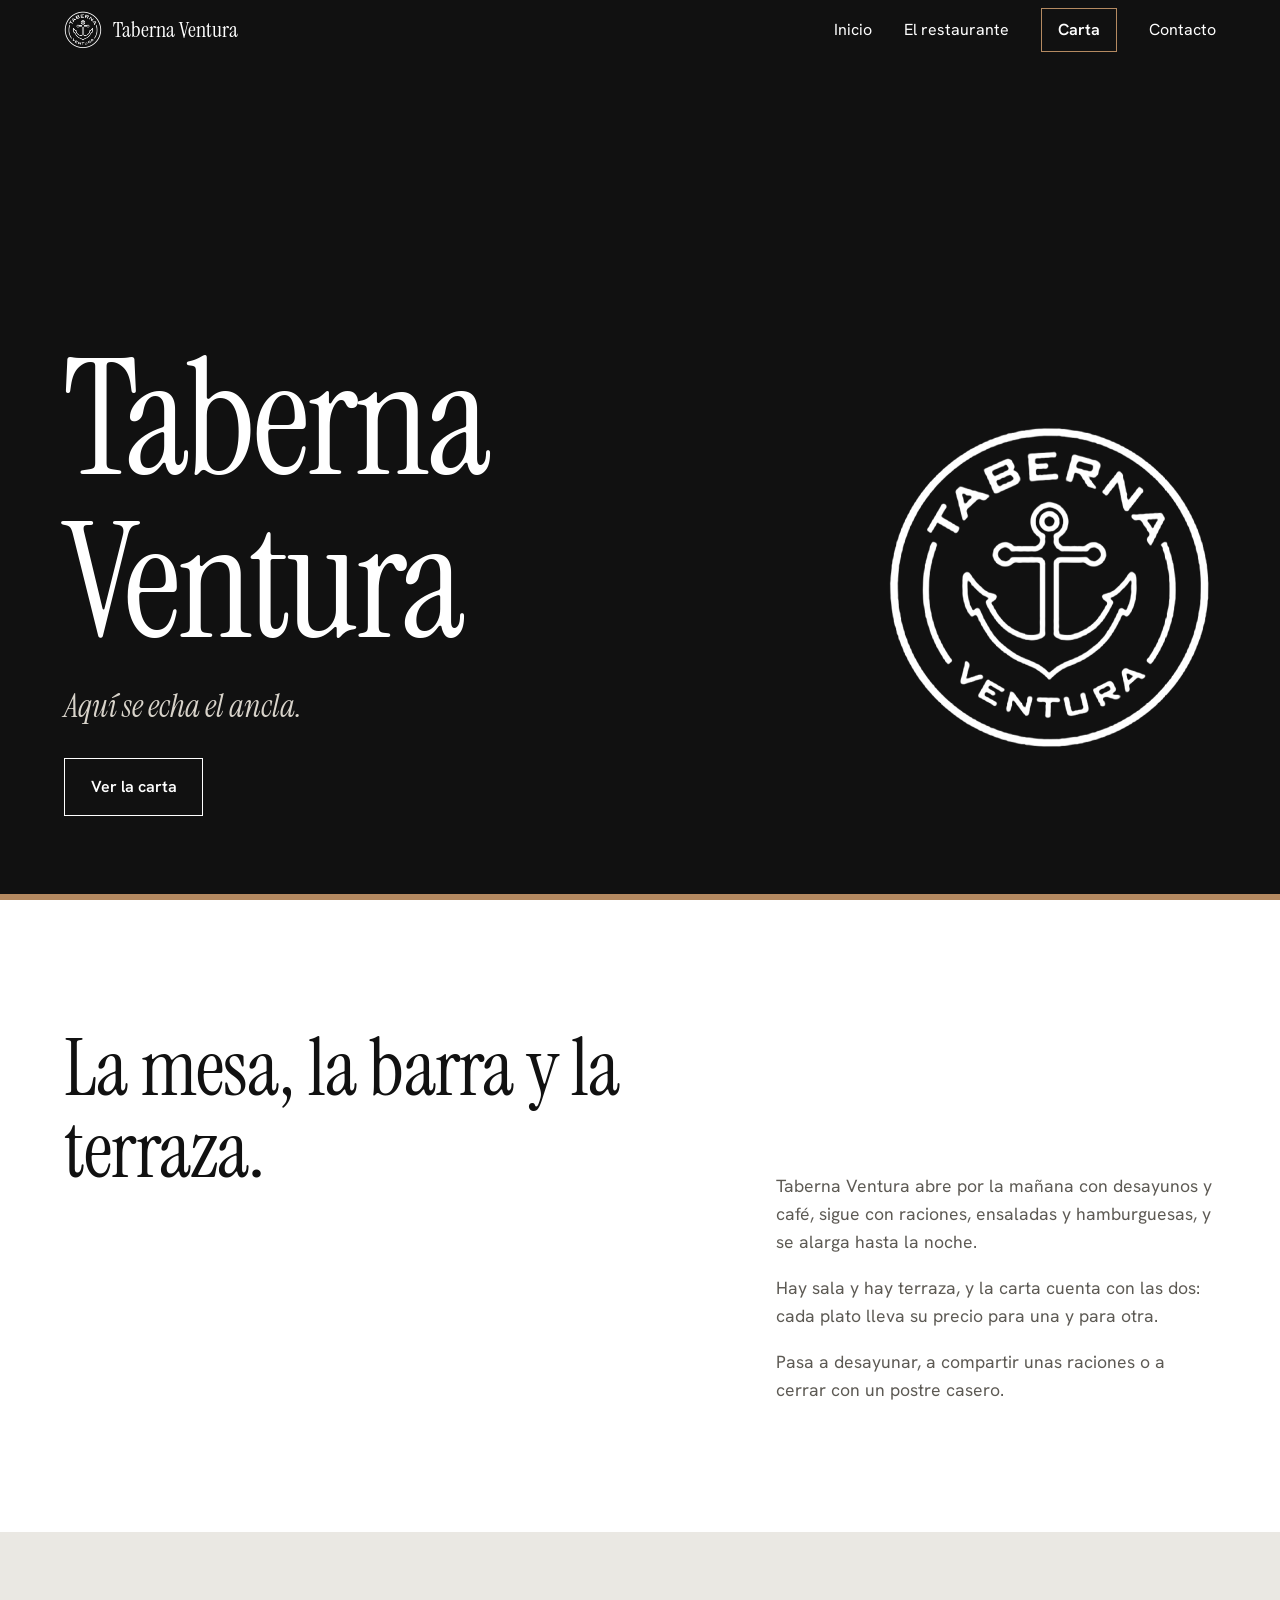
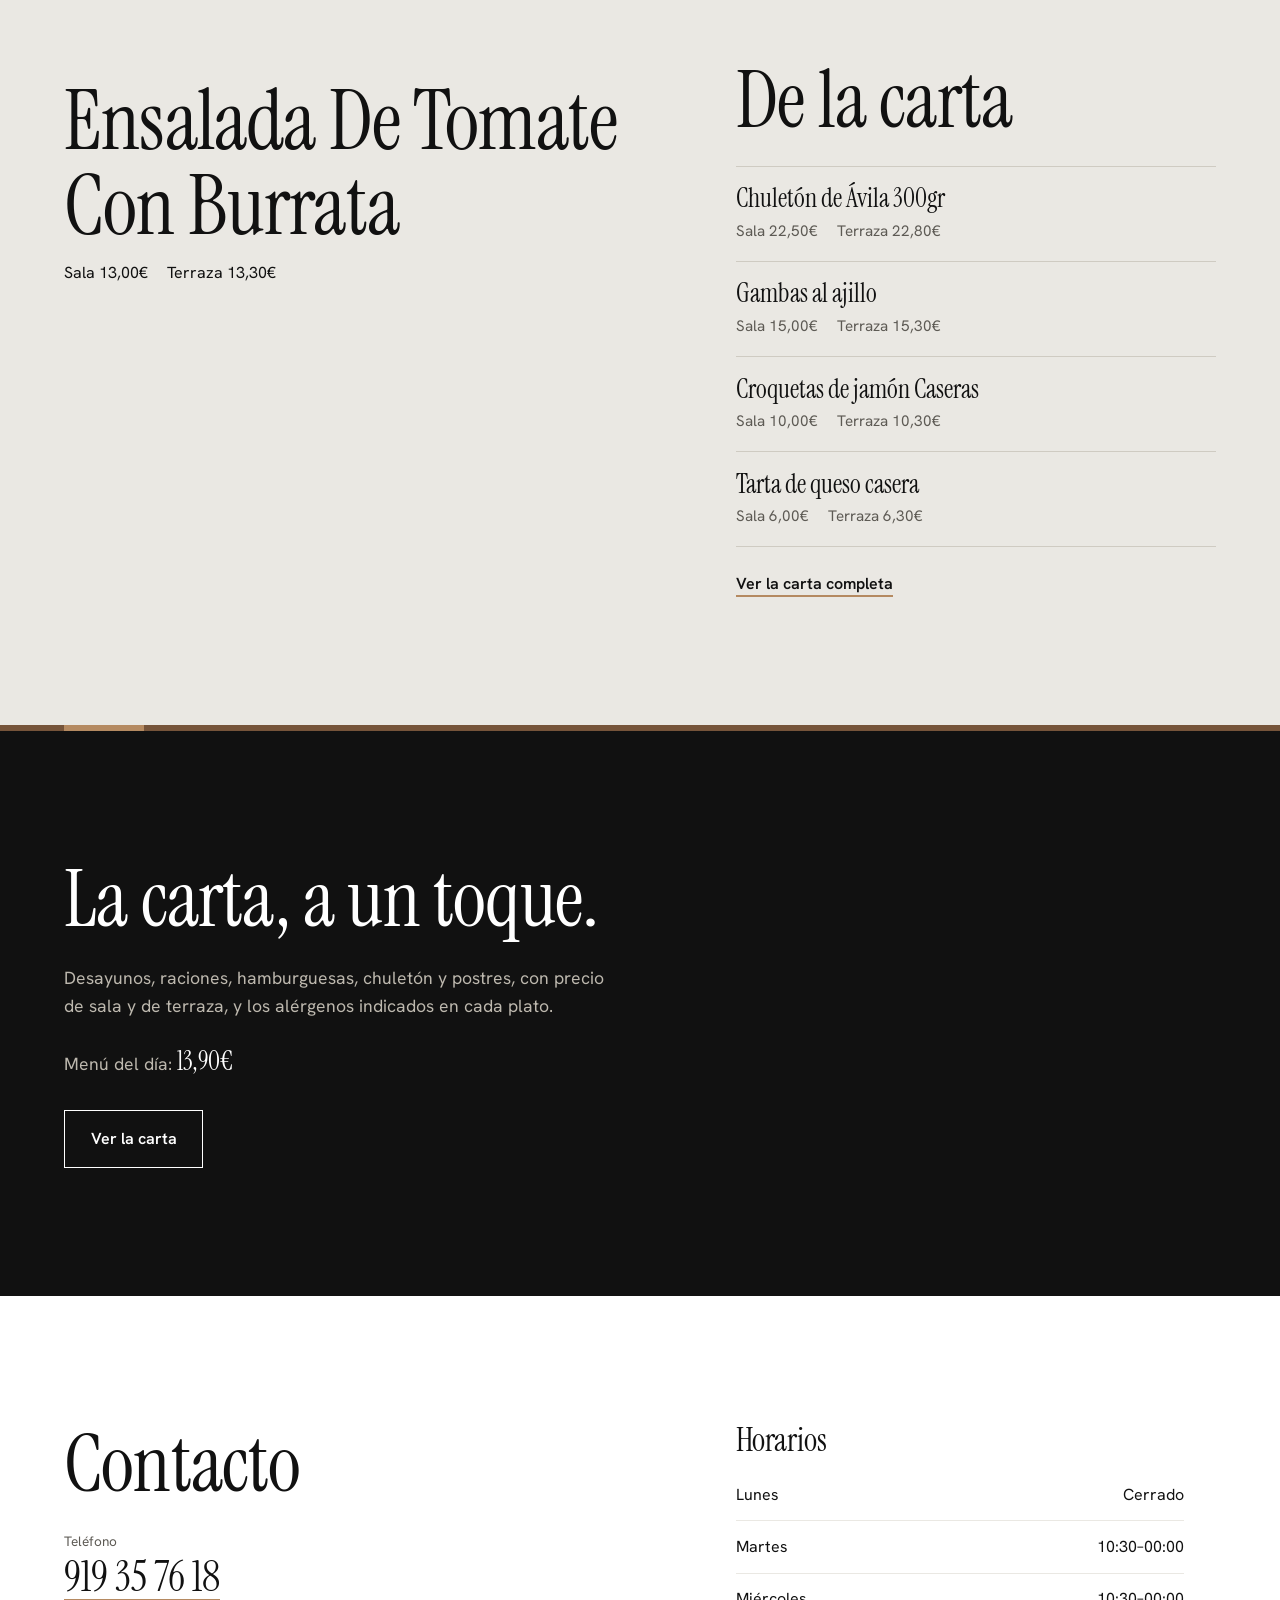
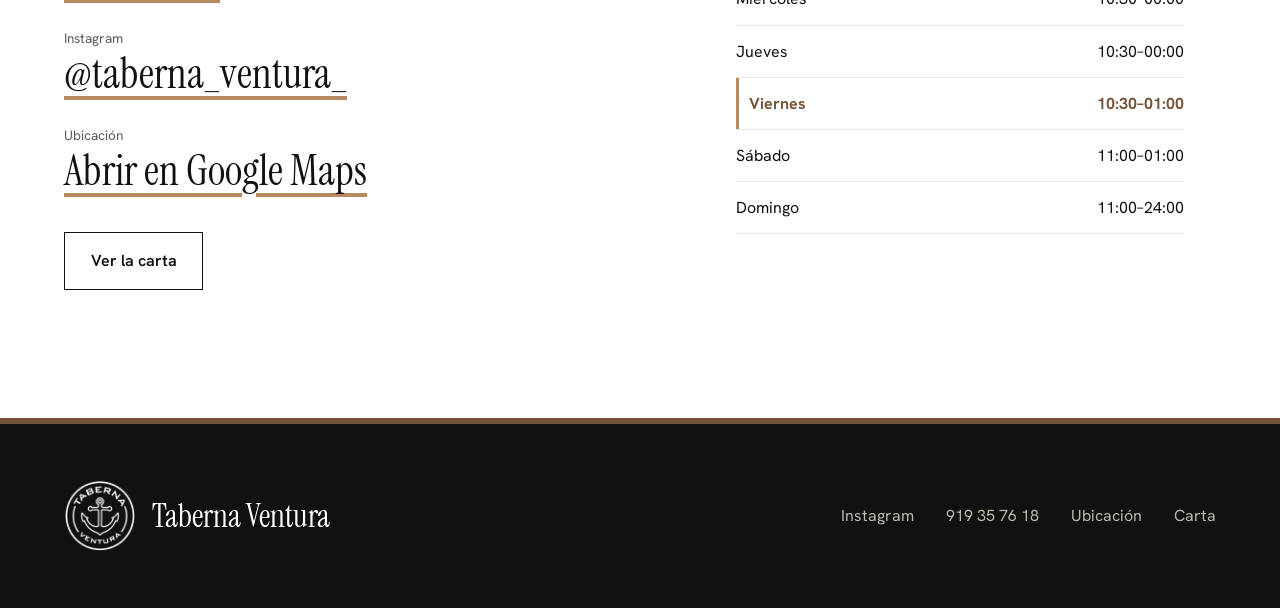
<file: index.html>
<!doctype html><html lang="es"><head><meta charset="utf-8"><meta name="viewport" content="width=device-width,initial-scale=1,viewport-fit=cover">
<title>Taberna Ventura</title><meta name="description" content="Taberna Ventura: desayunos, raciones, hamburguesas, chuletón de Ávila y postres caseros. Carta digital, horarios y contacto.">
<link rel="icon" href="assets/img/logo.png"><meta name="theme-color" content="#111111"><link rel="preconnect" href="https://fonts.googleapis.com"><link rel="preconnect" href="https://fonts.gstatic.com" crossorigin><link rel="stylesheet" href="https://fonts.googleapis.com/css2?family=Hanken+Grotesk:wght@400;600;700&family=Instrument+Serif:ital@0;1&display=swap"><link rel="stylesheet" href="assets/css/styles.css"></head><body>
<header class="top"><div class="wrap">
<a class="marca" href="index.html"><img src="assets/img/logo-blanco.png" alt="" width="38" height="38"><span>Taberna Ventura</span></a>
<a class="pill mov" href="carta.html">Carta</a>
<button class="burger" id="burger" aria-label="Menú" aria-expanded="false" aria-controls="nav"></button>
<nav class="nav" id="nav" aria-label="Principal"><a href="index.html">Inicio</a><a href="index.html#restaurante">El restaurante</a><a class="de" href="carta.html">Carta</a><a href="index.html#contacto">Contacto</a></nav>
</div></header>
<main>
<section class="hero"><div class="wrap">
<img class="hero-logo" src="assets/img/logo-blanco.png" alt="Logotipo de Taberna Ventura" width="220" height="220">
<h1>Taberna<br>Ventura</h1><p>Aquí se echa el ancla.</p><a class="btn" href="carta.html">Ver la carta</a></div><div class="banda"></div></section>
<section class="sec" id="restaurante"><div class="wrap pres">
<div><h2>La mesa, la barra y la terraza.</h2><figure class="foto" data-foto="local" hidden></figure></div>
<div class="col2"><p>Taberna Ventura abre por la mañana con desayunos y café, sigue con raciones, ensaladas y hamburguesas, y se alarga hasta la noche.</p>
<p>Hay sala y hay terraza, y la carta cuenta con las dos: cada plato lleva su precio para una y para otra.</p>
<p>Pasa a desayunar, a compartir unas raciones o a cerrar con un postre casero.</p></div></div></section>
<section class="sec gris" id="cocina"><div class="wrap gast"><div class="destacado" id="destacado"></div>
<div><h2>De la carta</h2><ul class="platos" id="otros"></ul><a class="enlace" href="carta.html">Ver la carta completa</a></div></div></section>
<section class="sec negro acceso"><div class="wrap"><h2>La carta, a un toque.</h2>
<p>Desayunos, raciones, hamburguesas, chuletón y postres, con precio de sala y de terraza, y los alérgenos indicados en cada plato.</p>
<p>Menú del día: <strong id="mdp"></strong></p><a class="btn" href="carta.html">Ver la carta</a></div></section>
<section class="sec" id="contacto"><div class="wrap contacto"><div><h2>Contacto</h2>
<dl class="datos"><dt>Teléfono</dt><dd><a data-h="telefono.enlace" data-t="telefono.texto"></a></dd>
<dt>Instagram</dt><dd><a data-h="instagram.url" data-t="instagram.texto" target="_blank" rel="noopener"></a></dd>
<dt>Ubicación</dt><dd><a data-h="maps.url" target="_blank" rel="noopener">Abrir en Google Maps</a></dd></dl>
<a class="btn osc" href="carta.html">Ver la carta</a></div>
<div><h3>Horarios</h3><table class="horas"><tbody id="horas"></tbody></table></div></div></section>
</main>
<footer class="pie"><div class="wrap"><div class="pie-m"><img src="assets/img/logo-blanco.png" alt="" width="72" height="72"><span>Taberna Ventura</span></div>
<ul><li><a data-h="instagram.url" target="_blank" rel="noopener">Instagram</a></li><li><a data-h="telefono.enlace" data-t="telefono.texto"></a></li><li><a data-h="maps.url" target="_blank" rel="noopener">Ubicación</a></li><li><a href="carta.html">Carta</a></li></ul></div></footer>
<script src="assets/js/config.js"></script><script src="assets/js/carta-data.js"></script><script src="assets/js/site.js"></script></body></html>
</file>
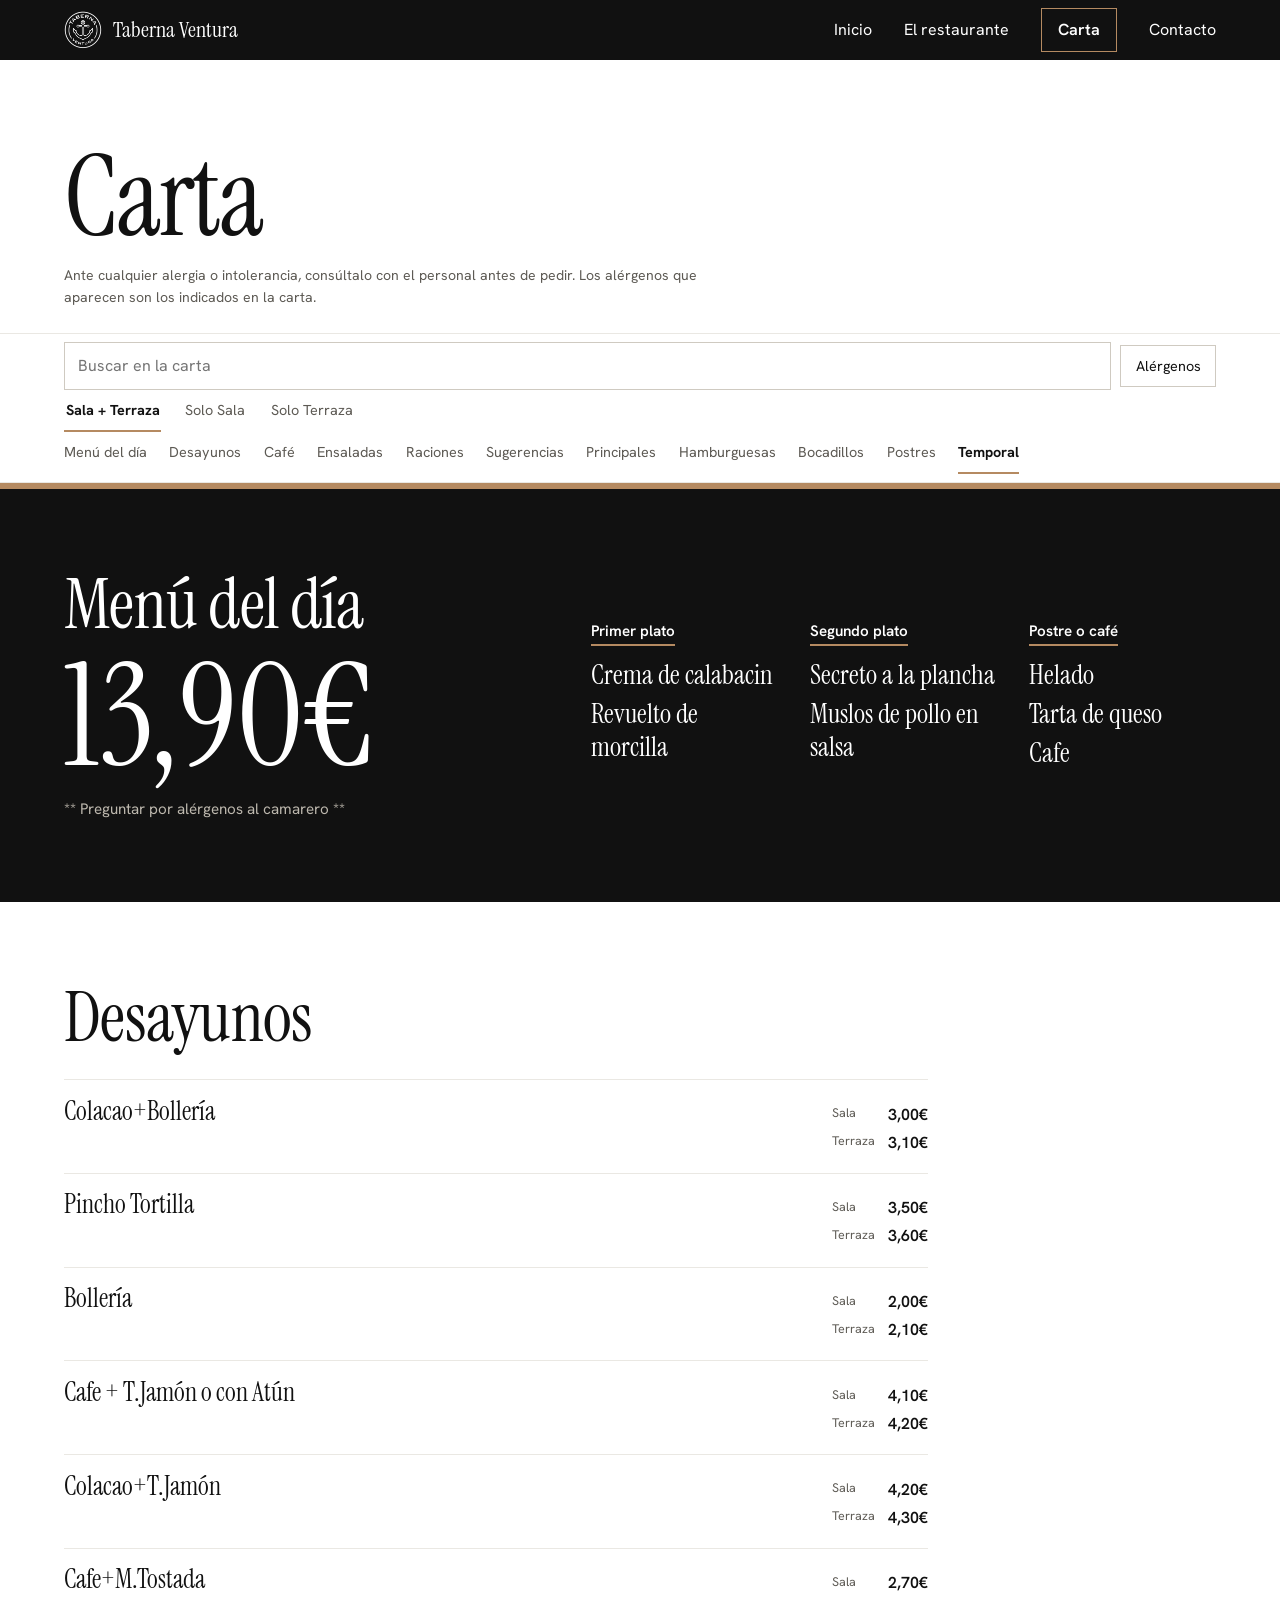
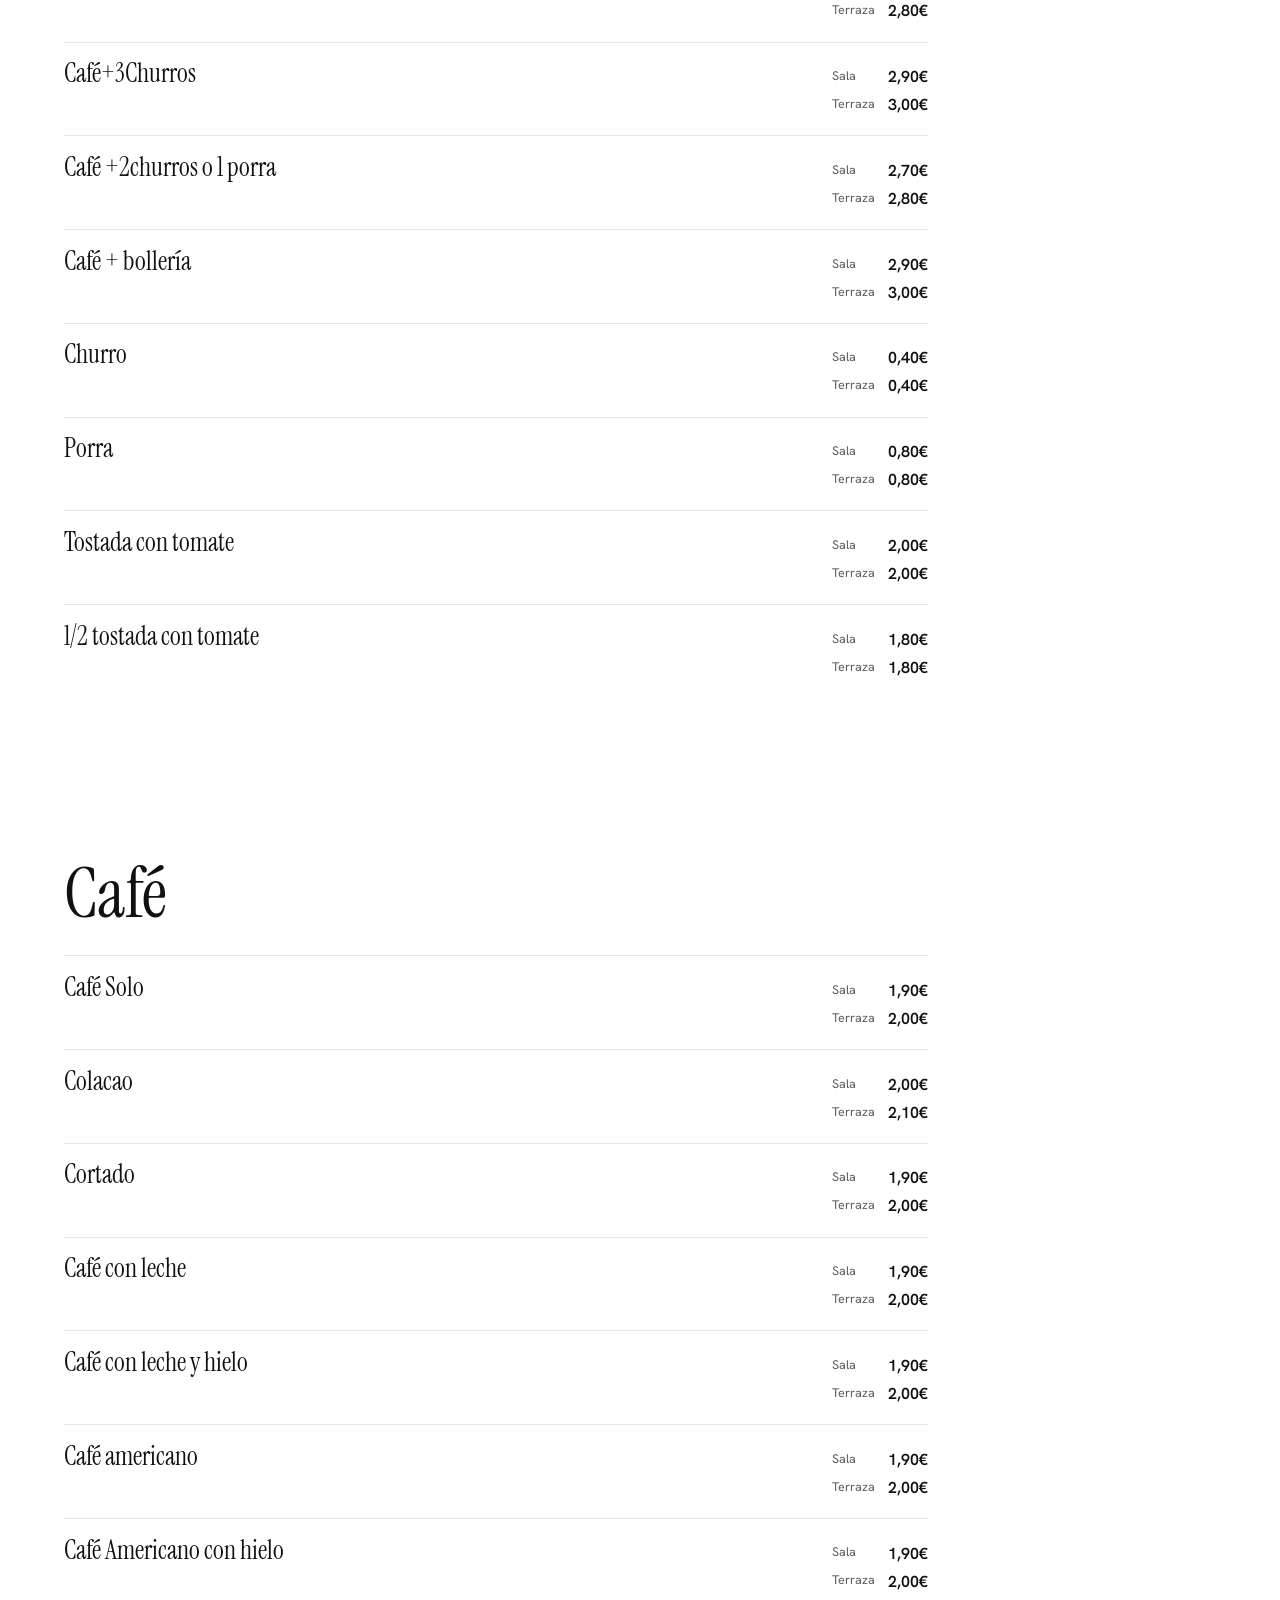
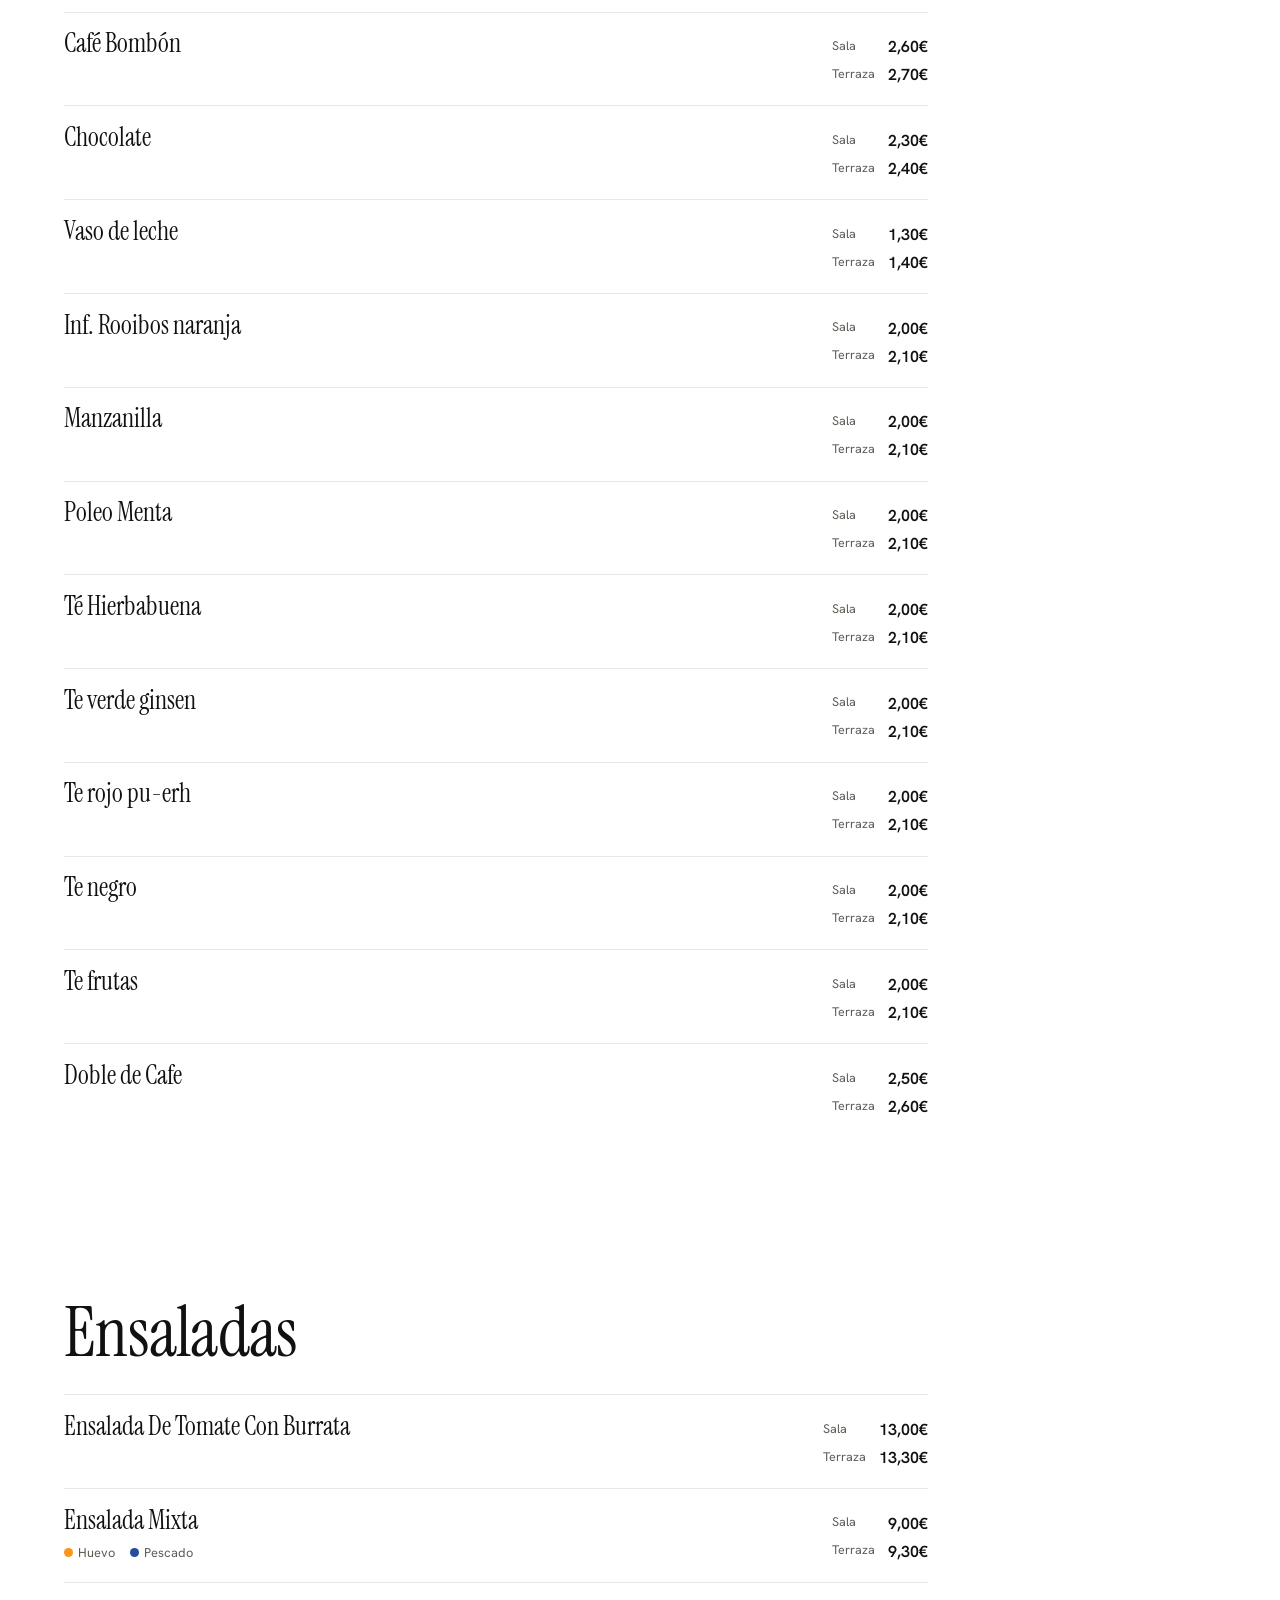
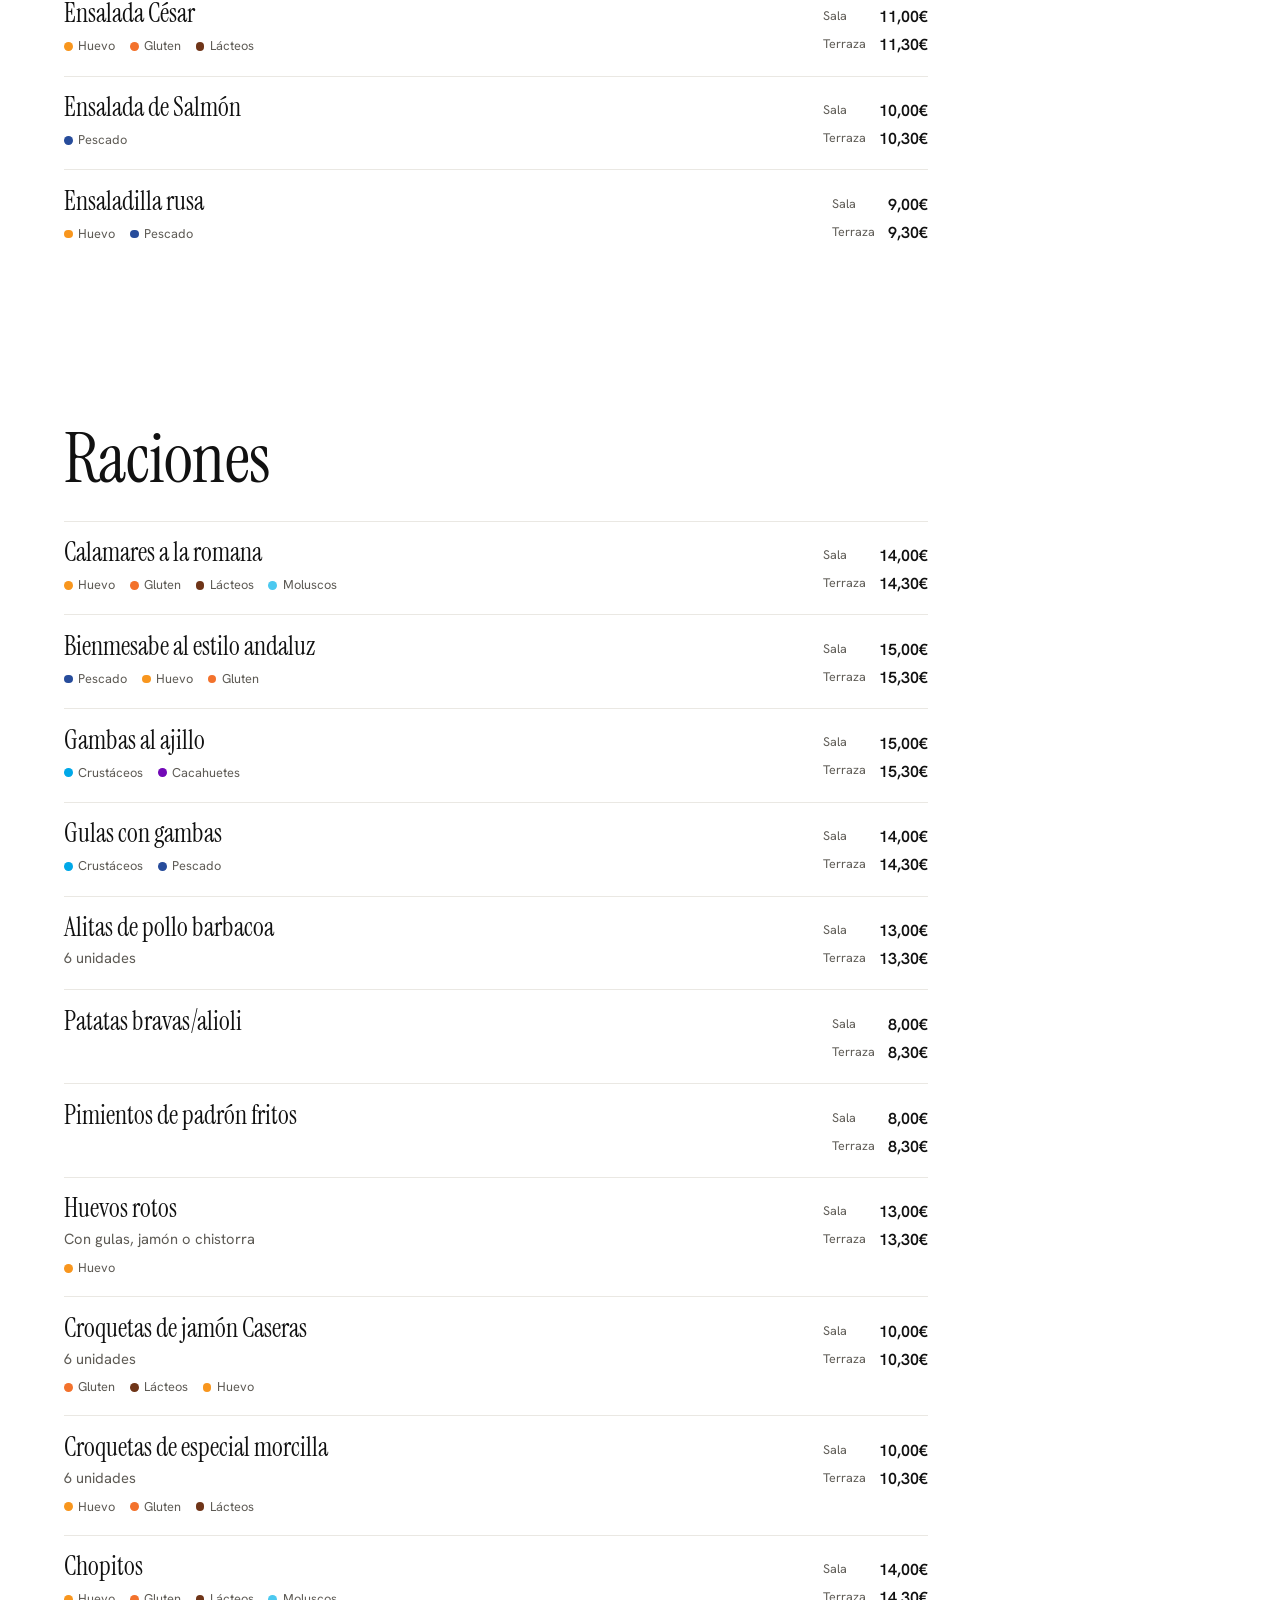
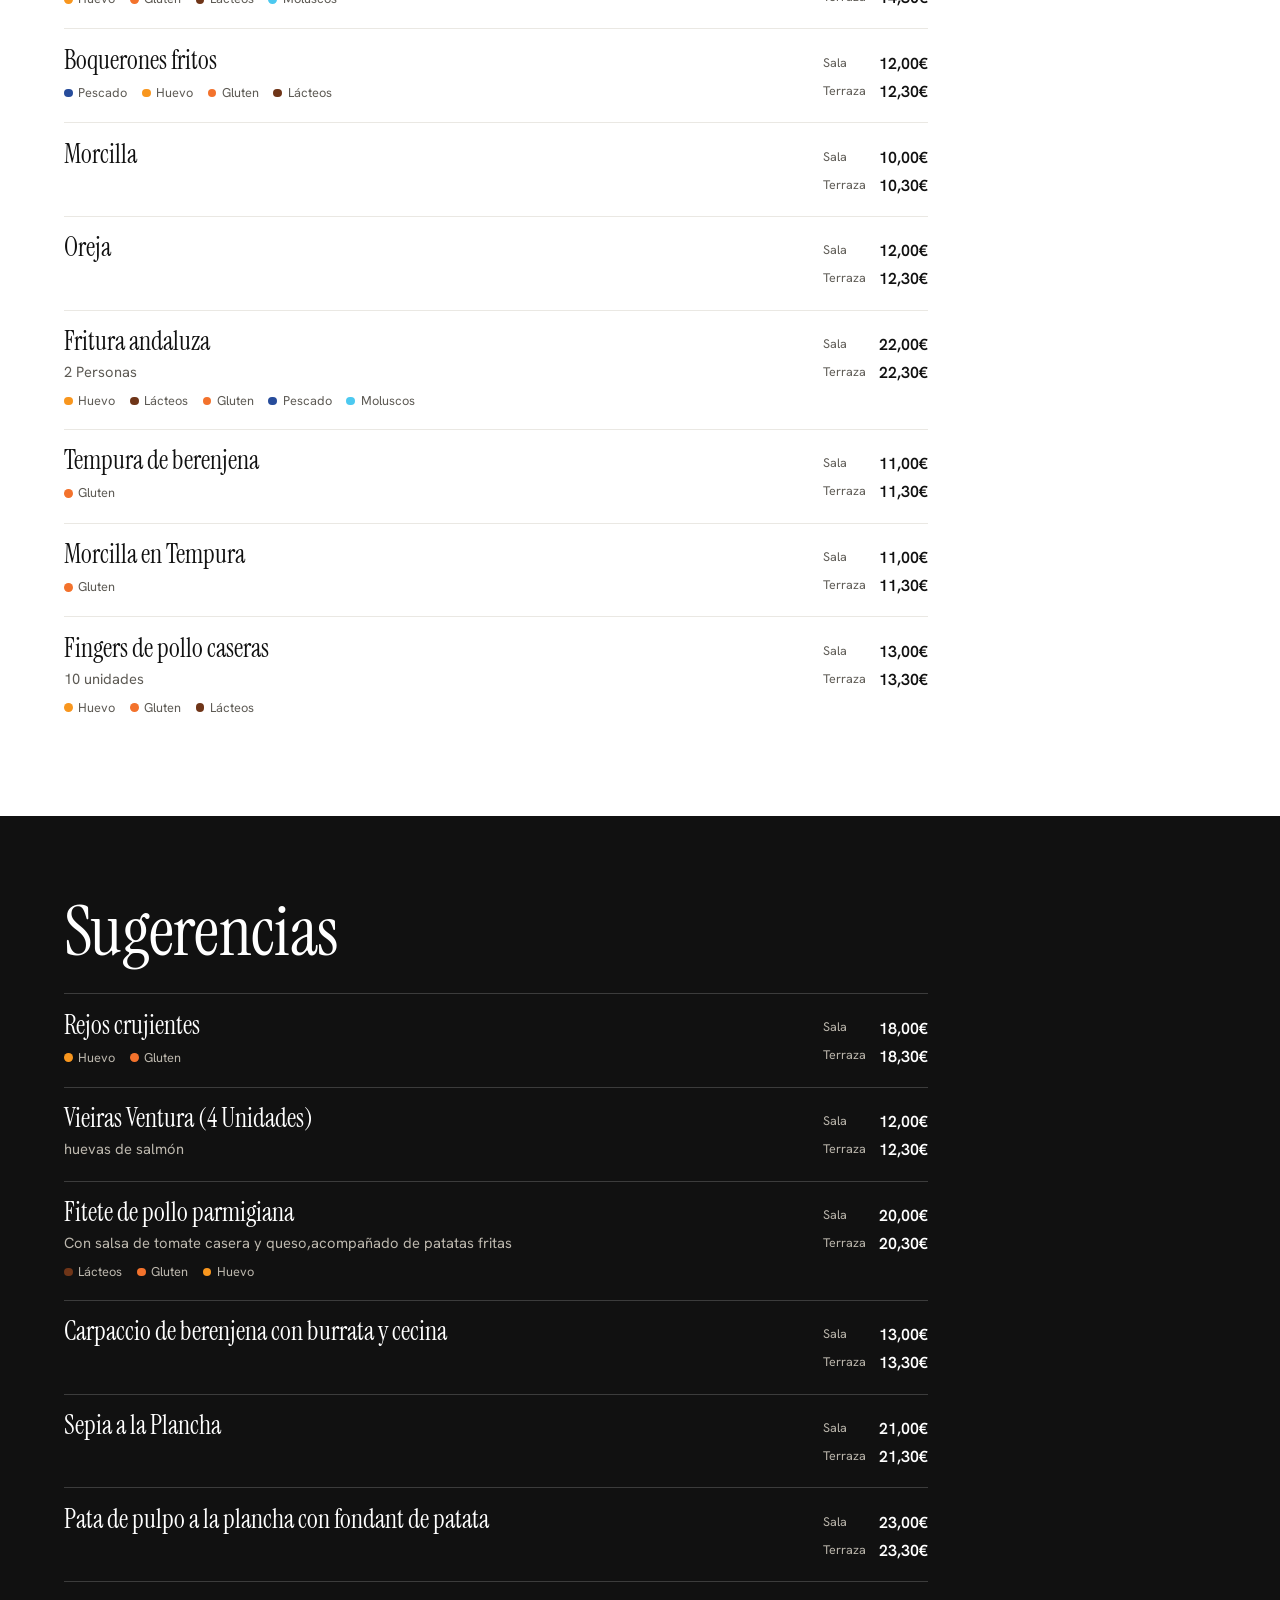
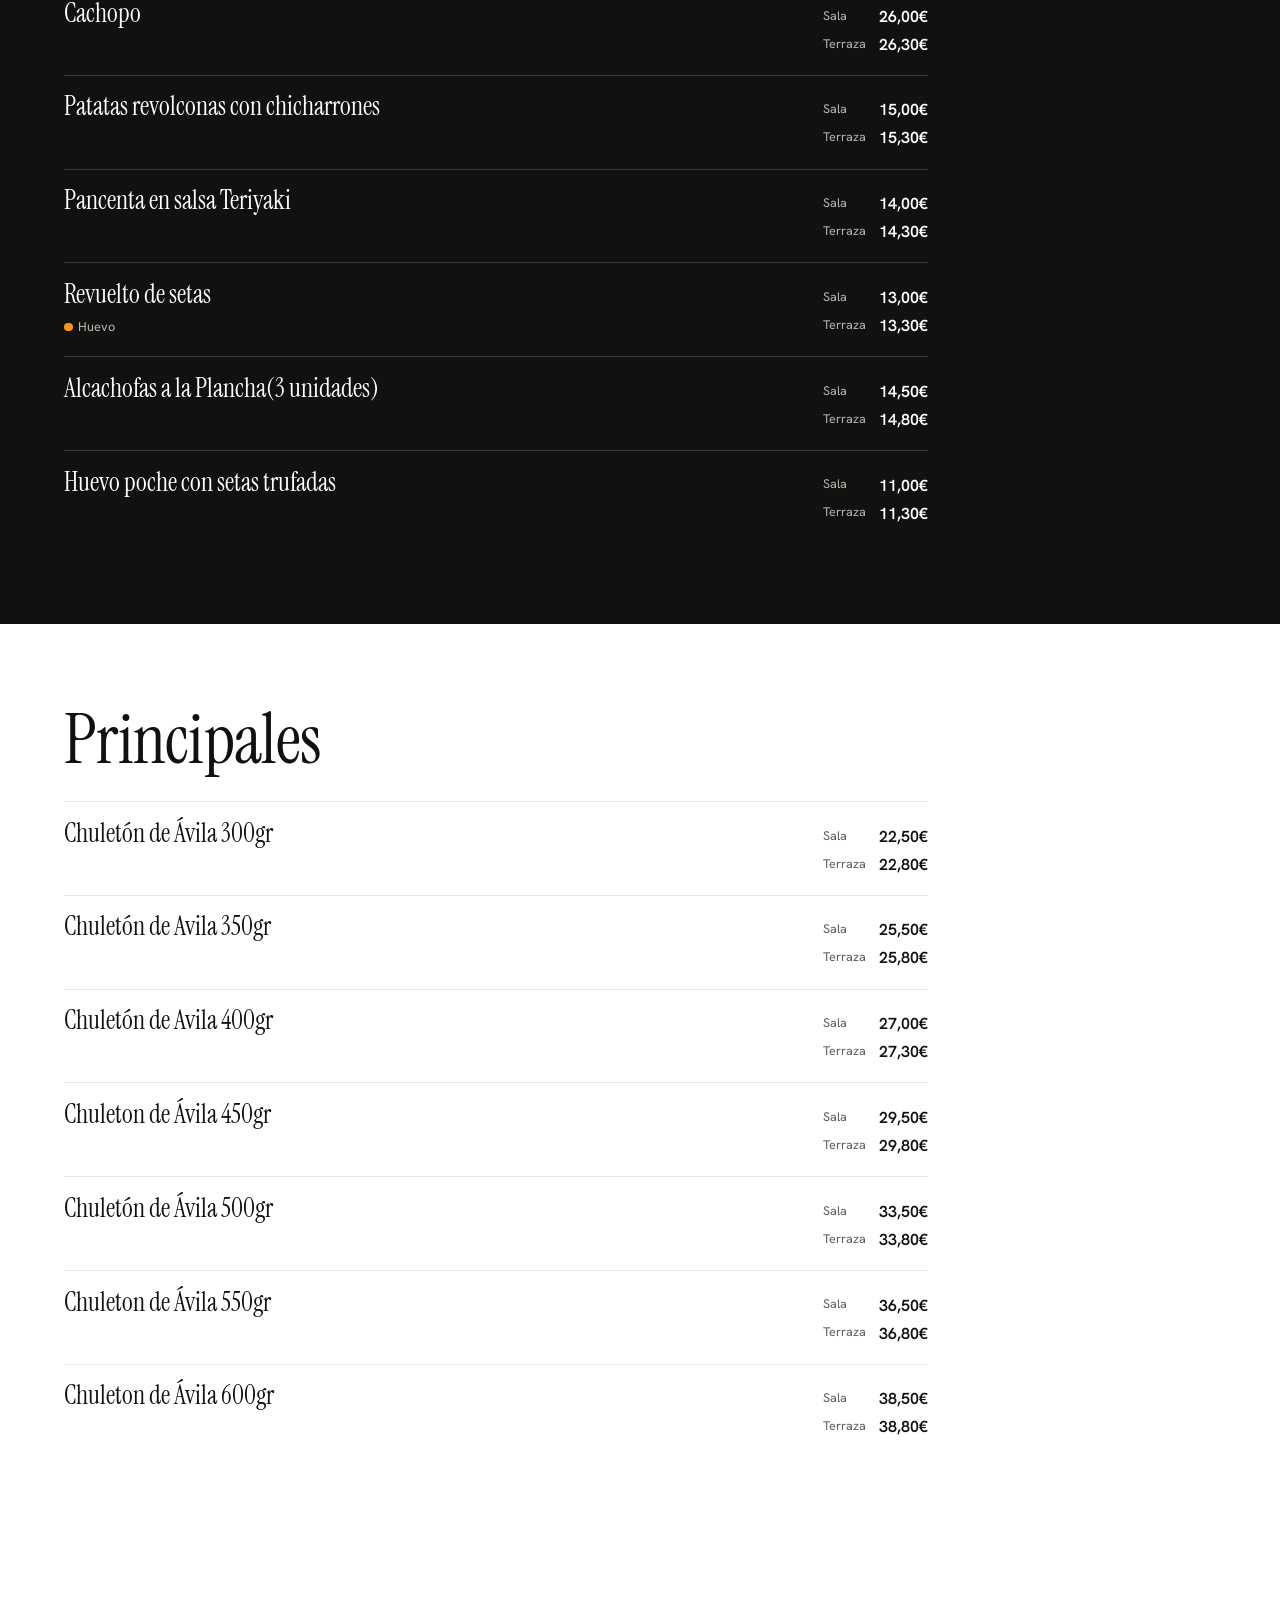
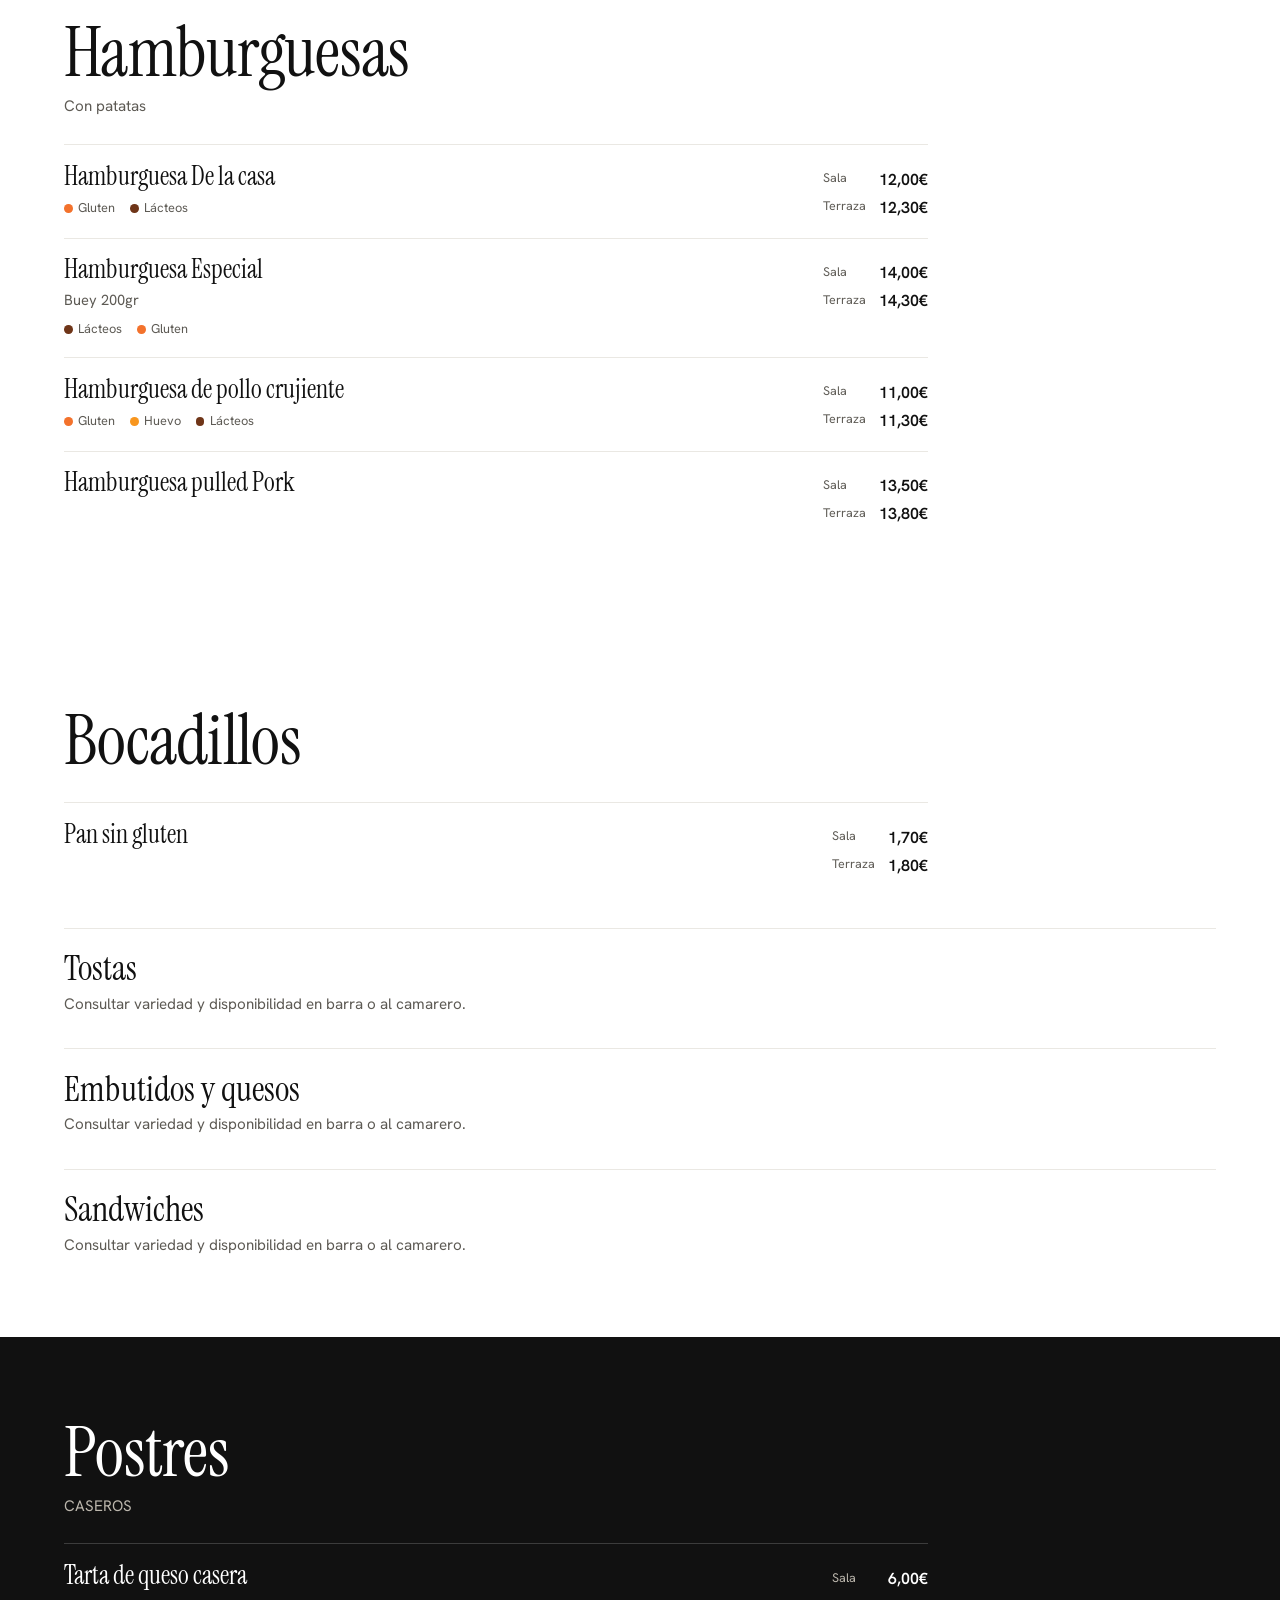
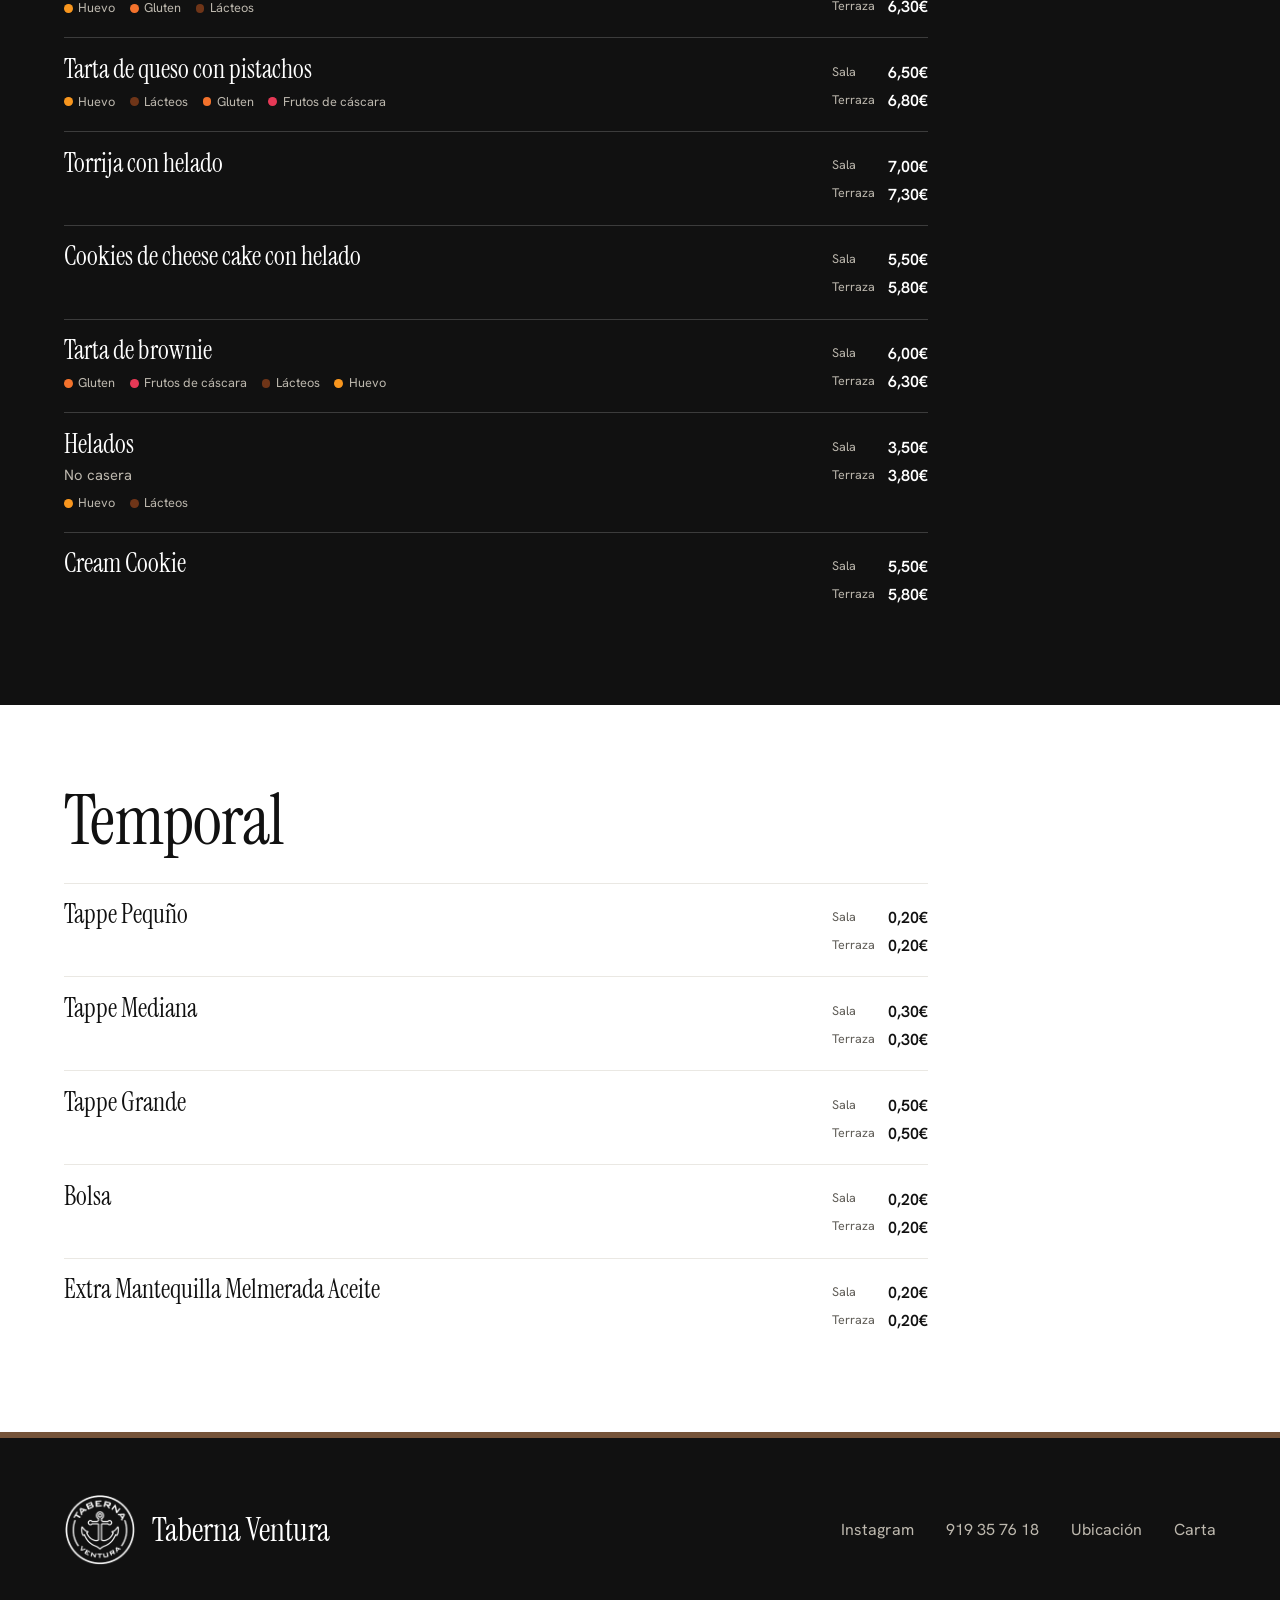
<file: carta.html>
<!doctype html><html lang="es"><head><meta charset="utf-8"><meta name="viewport" content="width=device-width,initial-scale=1,viewport-fit=cover">
<title>Carta · Taberna Ventura</title><meta name="description" content="Carta digital de Taberna Ventura con precios de sala y de terraza y alérgenos.">
<link rel="icon" href="assets/img/logo.png"><meta name="theme-color" content="#111111"><link rel="preconnect" href="https://fonts.googleapis.com"><link rel="preconnect" href="https://fonts.gstatic.com" crossorigin><link rel="stylesheet" href="https://fonts.googleapis.com/css2?family=Hanken+Grotesk:wght@400;600;700&family=Instrument+Serif:ital@0;1&display=swap"><link rel="stylesheet" href="assets/css/styles.css"></head><body class="carta-page">
<header class="top"><div class="wrap">
<a class="marca" href="index.html"><img src="assets/img/logo-blanco.png" alt="" width="38" height="38"><span>Taberna Ventura</span></a>
<a class="pill mov" href="carta.html">Carta</a>
<button class="burger" id="burger" aria-label="Menú" aria-expanded="false" aria-controls="nav"></button>
<nav class="nav" id="nav" aria-label="Principal"><a href="index.html">Inicio</a><a href="index.html#restaurante">El restaurante</a><a class="de" href="carta.html">Carta</a><a href="index.html#contacto">Contacto</a></nav>
</div></header>
<div class="cab wrap"><h1>Carta</h1><p class="aviso">Ante cualquier alergia o intolerancia, consúltalo con el personal antes de pedir. Los alérgenos que aparecen son los indicados en la carta.</p></div>
<div class="barra"><div class="wrap">
<div class="fila"><input class="buscar" id="buscar" type="search" placeholder="Buscar en la carta" aria-label="Buscar en la carta" autocomplete="off"><button class="op" id="btnAl" aria-expanded="false" aria-controls="panelAl">Alérgenos</button></div>
<div class="sel" role="group" aria-label="Precios"><button class="op" data-modo="ambos" aria-pressed="true">Sala + Terraza</button><button class="op" data-modo="sala" aria-pressed="false">Solo Sala</button><button class="op" data-modo="terraza" aria-pressed="false">Solo Terraza</button></div>
<div class="panel" id="panelAl" hidden><p>Marca un alérgeno para ocultar los platos que lo contienen.</p><div class="chips" id="chips"></div><button class="op" id="resetAl">Restablecer filtros</button><p class="aviso">Ante cualquier alergia, pregunta al personal.</p></div>
<nav class="cats" id="cats" aria-label="Categorías de la carta"></nav></div></div>
<main id="carta" class="modo-ambos"><noscript><p class="wrap">La carta necesita JavaScript. Llámanos al 919 35 76 18.</p></noscript></main>
<div class="vacio wrap" id="vacio" hidden><p>No hay platos con esa búsqueda.</p><button class="btn osc" id="resetVacio">Restablecer filtros</button></div>
<div class="lb" id="lb" hidden role="dialog" aria-modal="true" aria-label="Fotografía ampliada"><button aria-label="Cerrar">×</button><img alt=""></div>
<footer class="pie"><div class="wrap"><div class="pie-m"><img src="assets/img/logo-blanco.png" alt="" width="72" height="72"><span>Taberna Ventura</span></div>
<ul><li><a data-h="instagram.url" target="_blank" rel="noopener">Instagram</a></li><li><a data-h="telefono.enlace" data-t="telefono.texto"></a></li><li><a data-h="maps.url" target="_blank" rel="noopener">Ubicación</a></li><li><a href="carta.html">Carta</a></li></ul></div></footer>
<script src="assets/js/config.js"></script><script src="assets/js/carta-data.js"></script><script src="assets/js/site.js"></script><script src="assets/js/carta.js"></script></body></html>
</file>
<file: assets/css/styles.css>
/* Taberna Ventura — negro, blanco y madera natural. Diseño móvil primero. */
:root{--n:#111;--b:#fff;--g:#EAE8E3;--m1:#B58A61;--m2:#76543A;--tx:#5d5a54;--tn:#bdb8ae;--bh:9rem;
--serif:"Instrument Serif",Georgia,"Times New Roman",serif;--sans:"Hanken Grotesk",system-ui,-apple-system,"Segoe UI",sans-serif;--pad:clamp(1.25rem,5vw,4rem)}
*,::before,::after{box-sizing:border-box}
body,h1,h2,h3,p,ul,dl,dd,figure{margin:0}ul{padding:0;list-style:none}
html{scroll-behavior:smooth;scroll-padding-top:calc(var(--bh) + .5rem);-webkit-text-size-adjust:100%}
body{font:400 1rem/1.6 var(--sans);color:var(--n);background:var(--b)}
img{display:block;max-width:100%;height:auto}a{color:inherit}[hidden]{display:none!important}
:focus-visible{outline:2px solid var(--m1);outline-offset:3px}
.wrap{max-width:80rem;margin-inline:auto;padding-inline:var(--pad)}
h1,h2,h3{font-family:var(--serif);font-weight:400;line-height:1.02}
.negro{background:var(--n);color:var(--b)}.gris{background:var(--g)}
.sec{padding-block:clamp(4rem,10vw,8rem)}.sec h2{font-size:clamp(2.5rem,7vw,5rem);letter-spacing:-.01em}
/* botones y enlaces */
.btn{display:inline-block;padding:.95rem 1.6rem;border:1px solid currentColor;text-decoration:none;font-weight:600;transition:background .2s,color .2s}
.btn:hover{background:var(--b);color:var(--n);border-color:var(--b)}.btn.osc:hover{background:var(--n);color:var(--b);border-color:var(--n)}
.enlace{display:inline-block;margin-top:1.5rem;font-weight:600;text-decoration-color:var(--m1);text-underline-offset:.35em;text-decoration-thickness:2px}
/* cabecera */
.top{background:var(--n);color:#fff;position:sticky;top:0;z-index:50}.carta-page .top{position:static}
.top .wrap{display:flex;align-items:center;gap:.9rem;height:3.75rem}
.marca{display:flex;align-items:center;gap:.7rem;text-decoration:none;margin-right:auto;font:1.35rem var(--serif)}.marca img{width:38px;height:38px}
.pill{border:1px solid var(--m1);padding:.5rem 1rem;text-decoration:none;font-weight:600;font-size:.95rem}.pill:hover{background:var(--m1);color:var(--n)}
.burger{width:44px;height:44px;background:none;border:0;color:inherit;cursor:pointer;position:relative}
.burger::before,.burger::after{content:"";position:absolute;left:11px;right:11px;height:2px;background:currentColor;top:17px;box-shadow:0 8px 0 currentColor}.burger::after{box-shadow:none;top:25px;display:none}
.nav{display:none;position:absolute;top:3.75rem;left:0;right:0;background:var(--n);padding:.5rem var(--pad) 1.5rem;border-top:1px solid #333}.nav.open{display:block}
.nav a{display:block;padding:1rem 0;border-bottom:1px solid #2c2c2c;text-decoration:none;font-size:1.1rem}.nav .de{display:none}
@media(max-width:399px){.marca span{display:none}}
@media(min-width:800px){.burger,.pill.mov{display:none}.nav{display:flex;position:static;padding:0;border:0;gap:2rem;align-items:center;order:1}.nav a{border:0;padding:.4rem 0;font-size:1rem;background:linear-gradient(var(--m1),var(--m1)) 0 100%/0 2px no-repeat;transition:background-size .25s}.nav a:hover{background-size:100% 2px}.nav .de{display:block;border:1px solid var(--m1);padding:.5rem 1rem;font-weight:600;background:none}.nav .de:hover{background:var(--m1);color:var(--n)}}
/* hero */
.hero{background:var(--n);color:#fff;min-height:calc(100svh - 3.75rem);display:flex;flex-direction:column;justify-content:flex-end;padding-top:3rem}
.hero .wrap{display:grid;gap:1.4rem;width:100%}
.hero-logo{width:clamp(140px,40vw,220px);aspect-ratio:1}
.hero h1{font-size:clamp(3.8rem,17vw,10rem);letter-spacing:-.02em}
.hero p{font:italic clamp(1.4rem,4.5vw,2rem)/1.2 var(--serif);color:#d8d3ca}.hero .btn{justify-self:start;margin-top:.6rem}
.banda{height:6px;background:var(--m1);margin-top:3.5rem}
.hero .wrap>*{animation:sube .9s cubic-bezier(.2,.7,.2,1) both}.hero .wrap>:nth-child(2){animation-delay:.12s}.hero .wrap>:nth-child(3){animation-delay:.24s}.hero .wrap>:nth-child(4){animation-delay:.36s}
@keyframes sube{from{opacity:0;transform:translateY(16px)}}
@media(min-width:900px){.hero .wrap{grid-template-columns:1fr auto;align-items:end;column-gap:4rem}.hero-logo{grid-column:2;grid-row:1/5;width:clamp(240px,26vw,340px);align-self:center}.hero .wrap>:not(.hero-logo){grid-column:1}}
/* restaurante */
.pres{display:grid;gap:2.5rem}.pres p+p{margin-top:1.1rem}.pres p{max-width:32rem;font-size:1.1rem;color:var(--tx)}
.foto img{width:100%;object-fit:cover;opacity:0;transition:opacity .7s}.foto img.ok,.thumb img.ok{opacity:1}
.pres .foto{margin-top:2.5rem}.pres .foto img{aspect-ratio:4/3}
@media(min-width:900px){.pres{grid-template-columns:7fr 5fr;gap:6rem}.pres .col2{padding-top:9rem}}
/* cocina */
.gast{display:grid;gap:3.5rem}.destacado h3{font-size:clamp(2.6rem,8vw,5.2rem);letter-spacing:-.01em;margin-top:1.2rem}
.destacado .foto img{aspect-ratio:4/5}
.pr{display:flex;flex-wrap:wrap;gap:.1rem 1.2rem;font-variant-numeric:tabular-nums;margin-top:.7rem}
.platos li{padding:1.1rem 0;border-bottom:1px solid #cfcbc2}.platos li:first-child{border-top:1px solid #cfcbc2}
.platos li>span:first-child{font:1.6rem/1.15 var(--serif)}.platos .pr{margin-top:.25rem;font-size:.95rem;color:var(--tx)}
.gast h2{margin-bottom:1.5rem}
@media(min-width:900px){.gast{grid-template-columns:6fr 5fr;gap:6rem;align-items:start}}
/* acceso a la carta */
.acceso{border-top:6px solid var(--m2);position:relative}.acceso::before{content:"";position:absolute;top:-6px;left:var(--pad);width:5rem;height:6px;background:var(--m1)}
.acceso .wrap{display:grid;gap:1.5rem;justify-items:start}.acceso p{max-width:34rem;color:var(--tn);font-size:1.1rem}.acceso .btn{margin-top:.5rem}
.acceso strong{font:1.6rem var(--serif);color:#fff;font-weight:400}
/* contacto */
.contacto{display:grid;gap:4rem}
.datos dt{font-size:.85rem;color:var(--tx);margin-top:1.6rem}.datos dd{font:clamp(1.7rem,6vw,2.6rem)/1.2 var(--serif)}.datos a{text-decoration-color:var(--m1);text-underline-offset:.2em}
.contacto .btn{margin-top:2.2rem}.contacto h3{font-size:2rem;margin-bottom:.8rem}
.horas{width:100%;border-collapse:collapse;max-width:28rem}.horas th,.horas td{padding:.8rem 0;border-bottom:1px solid var(--g);font-weight:400;text-align:left}
.horas td{text-align:right;font-variant-numeric:tabular-nums}.horas tr[aria-current] th,.horas tr[aria-current] td{font-weight:700;color:var(--m2)}
.horas tr[aria-current] th{box-shadow:inset 3px 0 var(--m1);padding-left:.8rem}
@media(min-width:900px){.contacto{grid-template-columns:6fr 5fr;gap:6rem}}
/* pie */
.pie{background:var(--n);color:#fff;padding-block:3.5rem;border-top:6px solid var(--m2)}
.pie .wrap{display:grid;gap:2rem}.pie-m{display:flex;align-items:center;gap:1rem;font:2rem var(--serif)}.pie-m img{width:72px;height:72px}
.pie ul{display:grid;gap:.2rem}.pie a{display:inline-block;padding:.4rem 0;color:var(--tn);text-decoration:none}.pie a:hover{color:#fff;text-decoration:underline;text-decoration-color:var(--m1)}
@media(min-width:800px){.pie .wrap{grid-template-columns:1fr auto;align-items:center}.pie ul{grid-auto-flow:column;gap:2rem}}
/* ---- carta ---- */
.cab{padding-block:clamp(2.5rem,7vw,5rem) 1.5rem}.cab h1{font-size:clamp(3.4rem,13vw,7rem);letter-spacing:-.02em}
.aviso{font-size:.88rem;color:var(--tx);max-width:40rem;margin-top:.6rem}
.barra{position:sticky;top:0;z-index:40;background:var(--b);border-block:1px solid var(--g);max-height:100svh;overflow-y:auto}.barra .wrap{padding-block:.5rem}
.fila,.sel{display:flex;gap:.6rem;align-items:center}.sel{gap:1.4rem;overflow-x:auto;scrollbar-width:none}
.buscar{flex:1;min-width:0;font:inherit;font-size:1rem;padding:.65rem .8rem;border:1px solid #cfcac1;border-radius:0;background:#fff;color:var(--n)}.buscar:focus{outline:2px solid var(--m1);outline-offset:0;border-color:var(--m1)}
.op{font:inherit;font-size:.9rem;background:none;border:0;border-bottom:2px solid transparent;color:var(--tx);min-height:2.6rem;padding:0 .1rem;cursor:pointer;white-space:nowrap}
.op[aria-pressed=true],.op[aria-expanded=true]{color:var(--n);font-weight:700;border-color:var(--m1)}#btnAl{border:1px solid #cfcac1;padding:0 .9rem;color:var(--n)}
.panel{padding:.8rem 0 .4rem;border-top:1px solid var(--g);margin-top:.3rem}.panel>p{font-size:.88rem}.chips{display:flex;flex-wrap:wrap;gap:.4rem;margin:.7rem 0}
.chip{font:inherit;font-size:.85rem;background:#fff;border:1px solid #cfcac1;padding:.45rem .7rem;min-height:2.4rem;cursor:pointer;display:inline-flex;align-items:center;gap:.45rem}
.chip[aria-pressed=true]{background:var(--n);color:#fff;border-color:var(--n);text-decoration:line-through}
.chip i,.al i{display:inline-block;width:.55rem;height:.55rem;border-radius:50%;background:var(--c)}
.cats{display:flex;gap:1.4rem;overflow-x:auto;scrollbar-width:none;position:relative}.cats a{white-space:nowrap;text-decoration:none;padding:.55rem 0;font-size:.9rem;border-bottom:2px solid transparent;color:var(--tx)}
.cats a[aria-current]{color:var(--n);font-weight:700;border-color:var(--m1)}
.seccion{padding-block:clamp(2.8rem,7vw,5rem)}.seccion h2{font-size:clamp(2.6rem,9vw,4.4rem);letter-spacing:-.01em}.sub{font-size:.95rem;color:var(--tx);margin-top:.3rem}
.negro .sub,.negro .desc,.negro .precio span::before,.negro .al{color:var(--tn)}
.lista{margin-top:1.6rem;max-width:54rem}
.plato{display:grid;grid-template-columns:minmax(0,1fr) auto;gap:.3rem 1.25rem;padding:1.1rem 0;border-top:1px solid var(--g)}.negro .plato{border-color:#ffffff2e}
.plato h3{font-size:1.6rem;line-height:1.12;overflow-wrap:break-word}.desc{font-size:.92rem;color:var(--tx);margin-top:.2rem}
.al{display:flex;flex-wrap:wrap;gap:.1rem .9rem;font-size:.8rem;color:var(--tx);margin-top:.45rem}.al span{display:inline-flex;align-items:center;gap:.35rem}
.precio{display:grid;align-content:start;gap:.15rem;font-variant-numeric:tabular-nums;font-weight:600;padding-top:.25rem}
.precio span{display:flex;justify-content:space-between;gap:.8rem;white-space:nowrap}.precio span::before{content:attr(data-l);font-weight:400;font-size:.78rem;color:var(--tx);align-self:center}
.modo-sala [data-l=Terraza],.modo-terraza [data-l=Sala]{display:none}
.extra{margin-top:2rem;padding-top:1.4rem;border-top:1px solid var(--g)}.extra h3{font-size:2.2rem}
.thumb{display:block;width:100%;max-width:28rem;margin-top:.9rem;padding:0;border:0;background:none;cursor:zoom-in}.thumb img{width:100%;aspect-ratio:4/3;object-fit:cover;opacity:0;transition:opacity .6s}
/* menú del día */
.menu-dia{border-top:6px solid var(--m1)}.md{display:grid;gap:2.5rem}.md-precio{font:clamp(4.5rem,20vw,9rem)/.95 var(--serif);margin:.4rem 0 .8rem}
.md-cols{display:grid;gap:1.8rem;align-content:start}.md h3{display:inline-block;font:600 .95rem var(--sans);border-bottom:2px solid var(--m1);padding-bottom:.2rem;margin-bottom:.6rem}
.md li{font:1.7rem/1.2 var(--serif);padding:.2rem 0}
@media(min-width:900px){.md{grid-template-columns:5fr 7fr;gap:5rem;align-items:center}.md-cols{grid-template-columns:repeat(3,1fr);gap:2rem}}
.vacio{padding-block:4rem;text-align:center}.vacio p{font:2rem var(--serif);margin-bottom:1rem}
/* lightbox */
.lb{position:fixed;inset:0;z-index:100;background:rgba(0,0,0,.93);display:grid;place-items:center;padding:1rem}
.lb img{max-width:100%;max-height:calc(100svh - 2rem);object-fit:contain}
.lb button{position:absolute;top:.4rem;right:.4rem;width:48px;height:48px;font-size:2rem;line-height:1;background:none;border:0;color:#fff;cursor:pointer}
@media(prefers-reduced-motion:reduce){*,::before,::after{animation:none!important;transition:none!important;scroll-behavior:auto!important}}
</file>
